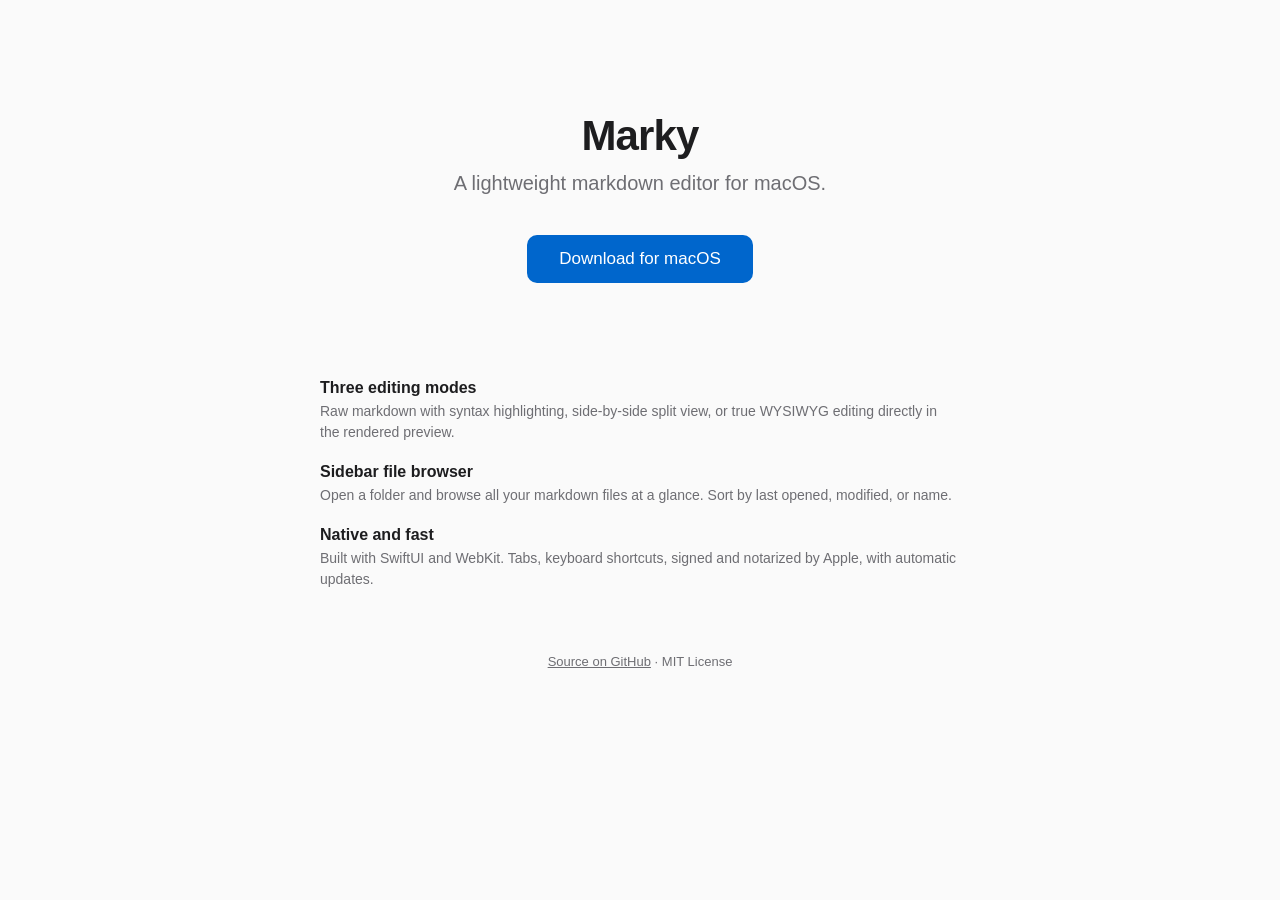
<file: docs/index.html>
<!DOCTYPE html>
<html lang="en">
<head>
<meta charset="utf-8">
<meta name="viewport" content="width=device-width, initial-scale=1">
<title>Marky — a lightweight markdown editor for macOS</title>
<meta name="description" content="Marky is a fast, native markdown editor for macOS with raw, split, and WYSIWYG editing modes.">
<style>
  :root { color-scheme: light dark; --bg: #fafafa; --fg: #1d1d1f; --muted: #6e6e73; --accent: #0066cc; }
  @media (prefers-color-scheme: dark) {
    :root { --bg: #1d1d1f; --fg: #f5f5f7; --muted: #a1a1a6; --accent: #4da3ff; }
  }
  body { margin: 0; padding: 80px 24px; background: var(--bg); color: var(--fg);
         font-family: -apple-system, BlinkMacSystemFont, "SF Pro Text", "Helvetica Neue", sans-serif;
         display: flex; justify-content: center; }
  main { max-width: 640px; text-align: center; }
  h1 { font-size: 42px; margin: 32px 0 12px; font-weight: 700; letter-spacing: -0.02em; }
  .tagline { color: var(--muted); font-size: 20px; margin: 0 0 40px; }
  .download { display: inline-block; background: var(--accent); color: white; text-decoration: none;
              padding: 14px 32px; border-radius: 10px; font-size: 17px; font-weight: 500; margin-bottom: 48px; }
  .download:hover { opacity: 0.9; }
  .features { text-align: left; display: grid; gap: 20px; margin: 48px 0; }
  .feature h3 { margin: 0 0 4px; font-size: 16px; }
  .feature p { margin: 0; color: var(--muted); font-size: 14px; line-height: 1.5; }
  footer { margin-top: 64px; color: var(--muted); font-size: 13px; }
  footer a { color: var(--muted); }
</style>
</head>
<body>
<main>
  <h1>Marky</h1>
  <p class="tagline">A lightweight markdown editor for macOS.</p>
  <a href="https://github.com/detherington/Marky/releases/latest" class="download">Download for macOS</a>
  <div class="features">
    <div class="feature"><h3>Three editing modes</h3><p>Raw markdown with syntax highlighting, side-by-side split view, or true WYSIWYG editing directly in the rendered preview.</p></div>
    <div class="feature"><h3>Sidebar file browser</h3><p>Open a folder and browse all your markdown files at a glance. Sort by last opened, modified, or name.</p></div>
    <div class="feature"><h3>Native and fast</h3><p>Built with SwiftUI and WebKit. Tabs, keyboard shortcuts, signed and notarized by Apple, with automatic updates.</p></div>
  </div>
  <footer>
    <a href="https://github.com/detherington/Marky">Source on GitHub</a> · MIT License
  </footer>
</main>
</body>
</html>
</file>
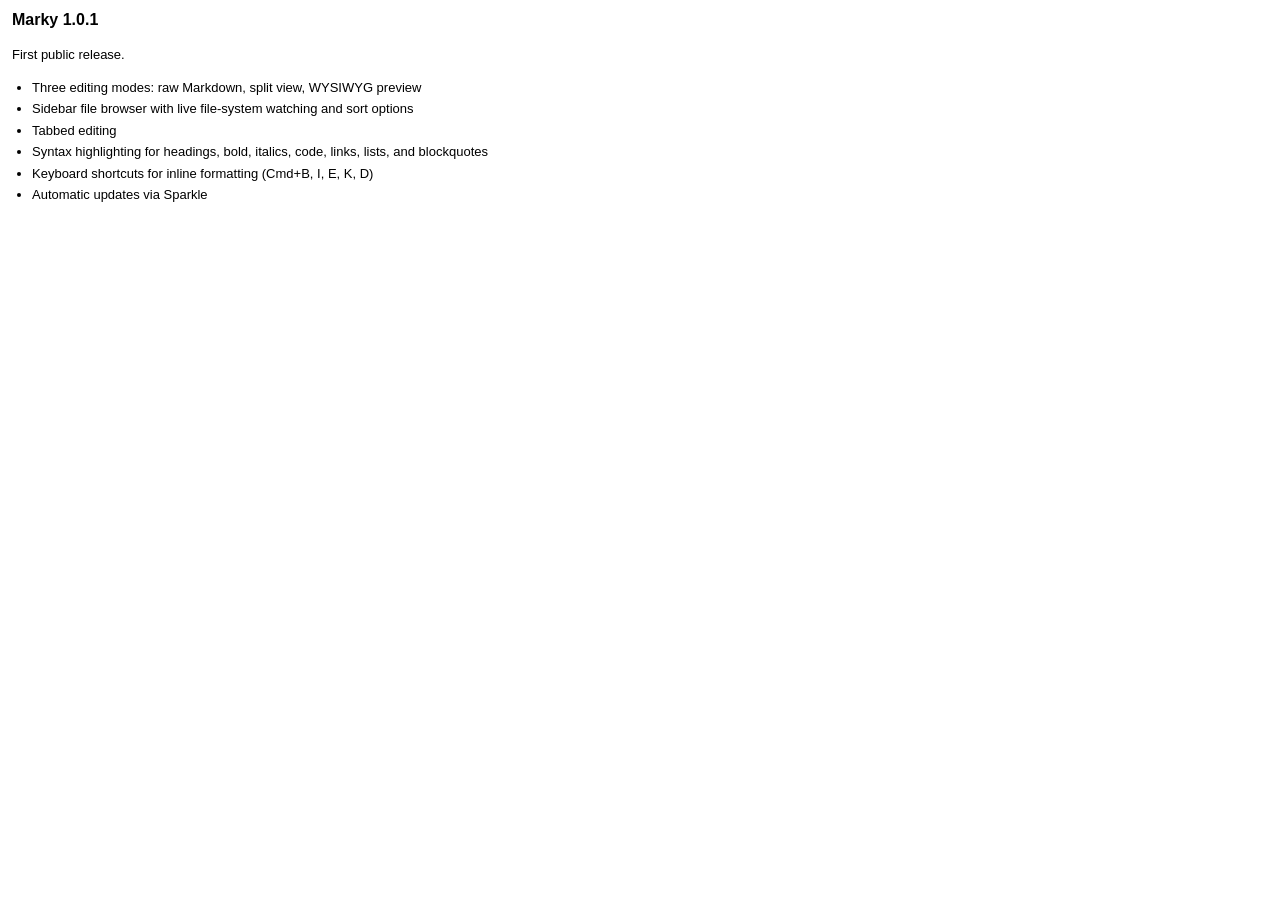
<file: docs/release-notes/1.0.1.html>
<!DOCTYPE html>
<html>
<head>
<meta charset="utf-8">
<style>
  body { font-family: -apple-system, BlinkMacSystemFont, sans-serif; font-size: 13px; line-height: 1.5; padding: 0 4px; }
  h1 { font-size: 16px; margin: 0 0 8px; }
  ul { margin: 0 0 12px; padding-left: 20px; }
  li { margin: 2px 0; }
</style>
</head>
<body>
<h1>Marky 1.0.1</h1>
<p>First public release.</p>
<ul>
  <li>Three editing modes: raw Markdown, split view, WYSIWYG preview</li>
  <li>Sidebar file browser with live file-system watching and sort options</li>
  <li>Tabbed editing</li>
  <li>Syntax highlighting for headings, bold, italics, code, links, lists, and blockquotes</li>
  <li>Keyboard shortcuts for inline formatting (Cmd+B, I, E, K, D)</li>
  <li>Automatic updates via Sparkle</li>
</ul>
</body>
</html>
</file>
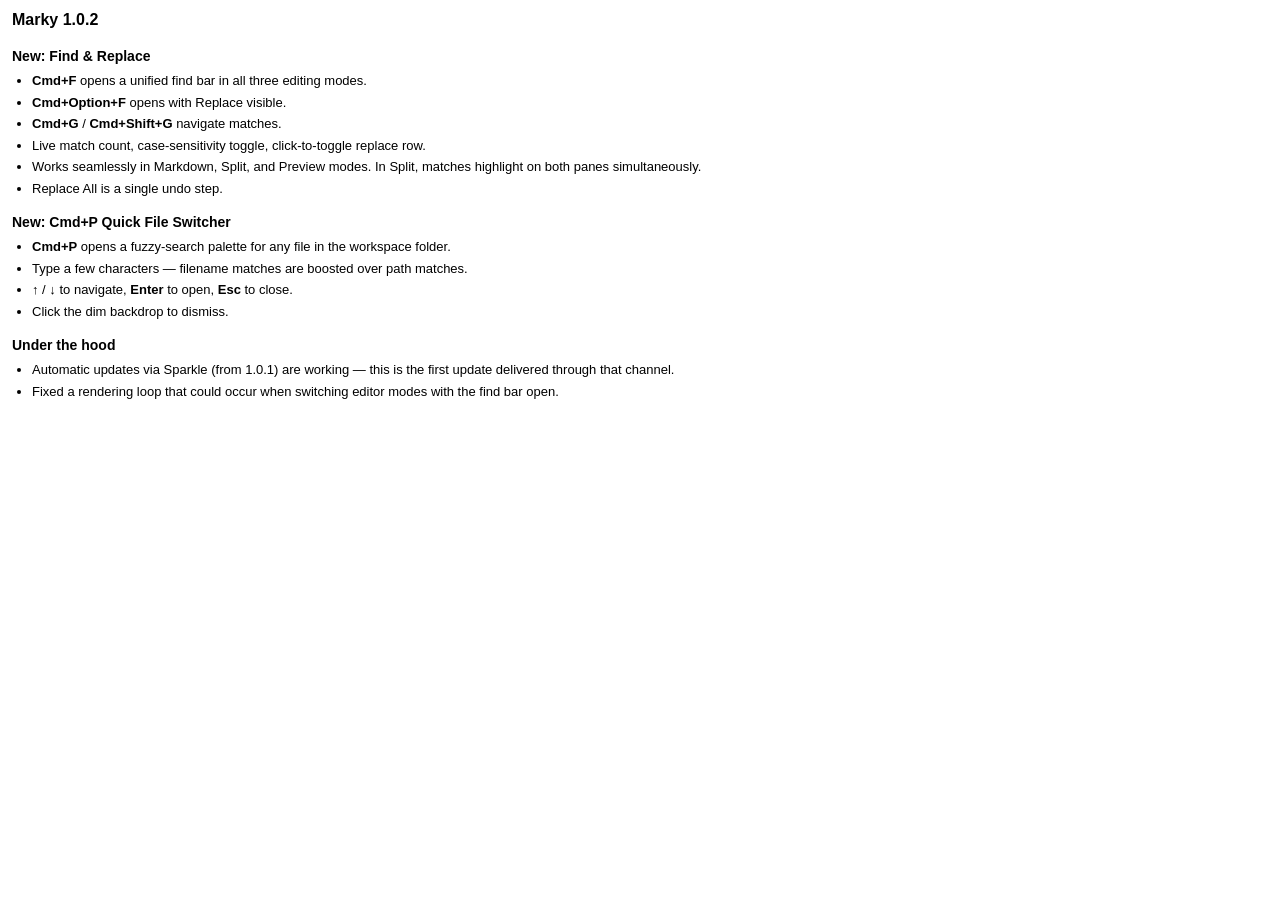
<file: docs/release-notes/1.0.2.html>
<!DOCTYPE html>
<html>
<head>
<meta charset="utf-8">
<style>
  body { font-family: -apple-system, BlinkMacSystemFont, sans-serif; font-size: 13px; line-height: 1.5; padding: 0 4px; }
  h1 { font-size: 16px; margin: 0 0 8px; }
  h2 { font-size: 14px; margin: 14px 0 4px; }
  ul { margin: 0 0 12px; padding-left: 20px; }
  li { margin: 2px 0; }
  code { font-family: "SF Mono", Menlo, monospace; background: #f0f0f0; padding: 1px 4px; border-radius: 3px; font-size: 12px; }
</style>
</head>
<body>
<h1>Marky 1.0.2</h1>

<h2>New: Find &amp; Replace</h2>
<ul>
  <li><strong>Cmd+F</strong> opens a unified find bar in all three editing modes.</li>
  <li><strong>Cmd+Option+F</strong> opens with Replace visible.</li>
  <li><strong>Cmd+G</strong> / <strong>Cmd+Shift+G</strong> navigate matches.</li>
  <li>Live match count, case-sensitivity toggle, click-to-toggle replace row.</li>
  <li>Works seamlessly in Markdown, Split, and Preview modes. In Split, matches highlight on both panes simultaneously.</li>
  <li>Replace All is a single undo step.</li>
</ul>

<h2>New: Cmd+P Quick File Switcher</h2>
<ul>
  <li><strong>Cmd+P</strong> opens a fuzzy-search palette for any file in the workspace folder.</li>
  <li>Type a few characters — filename matches are boosted over path matches.</li>
  <li><strong>↑</strong> / <strong>↓</strong> to navigate, <strong>Enter</strong> to open, <strong>Esc</strong> to close.</li>
  <li>Click the dim backdrop to dismiss.</li>
</ul>

<h2>Under the hood</h2>
<ul>
  <li>Automatic updates via Sparkle (from 1.0.1) are working — this is the first update delivered through that channel.</li>
  <li>Fixed a rendering loop that could occur when switching editor modes with the find bar open.</li>
</ul>
</body>
</html>
</file>
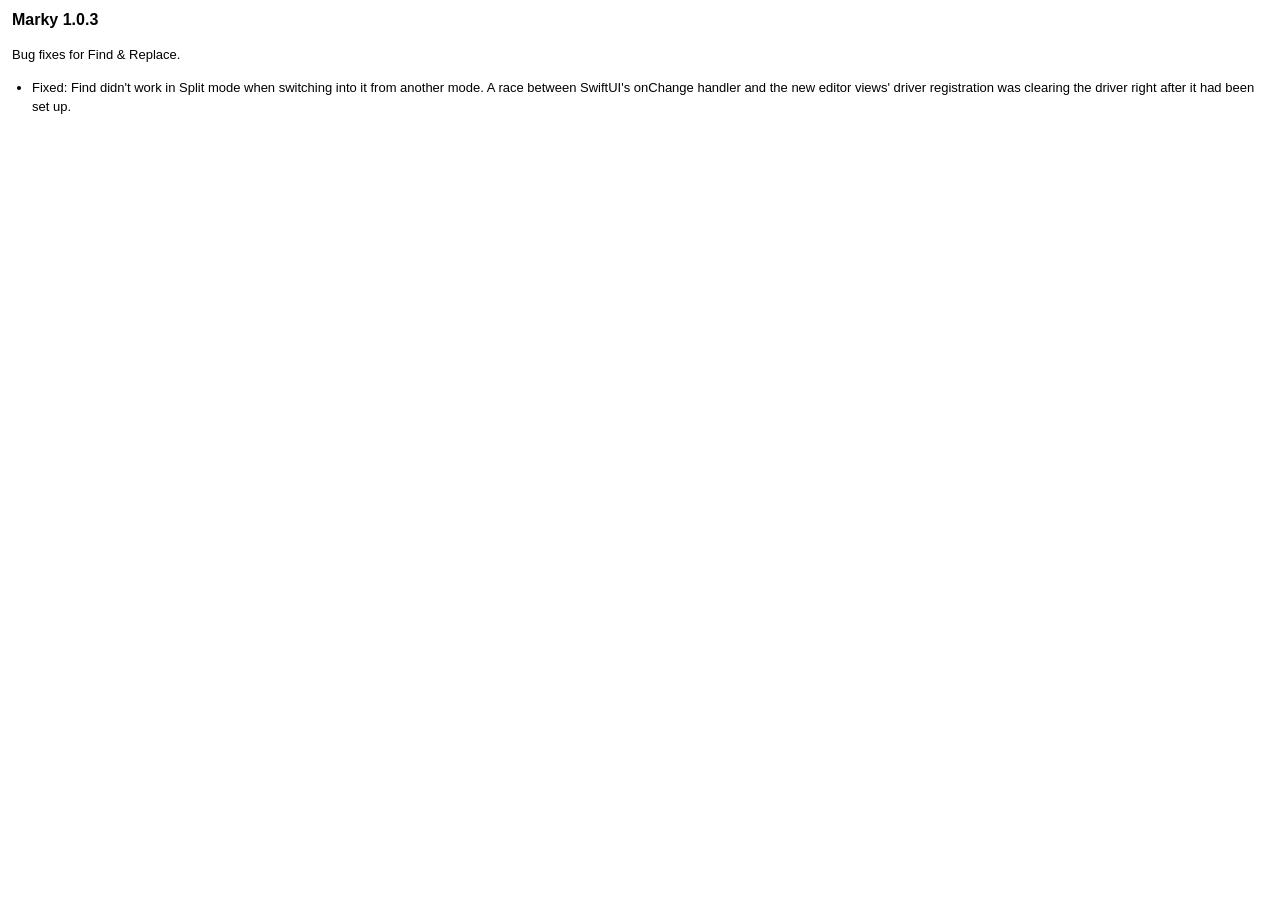
<file: docs/release-notes/1.0.3.html>
<!DOCTYPE html>
<html>
<head>
<meta charset="utf-8">
<style>
  body { font-family: -apple-system, BlinkMacSystemFont, sans-serif; font-size: 13px; line-height: 1.5; padding: 0 4px; }
  h1 { font-size: 16px; margin: 0 0 8px; }
  ul { margin: 0 0 12px; padding-left: 20px; }
  li { margin: 2px 0; }
</style>
</head>
<body>
<h1>Marky 1.0.3</h1>
<p>Bug fixes for Find &amp; Replace.</p>
<ul>
  <li>Fixed: Find didn't work in Split mode when switching into it from another mode. A race between SwiftUI's onChange handler and the new editor views' driver registration was clearing the driver right after it had been set up.</li>
</ul>
</body>
</html>
</file>
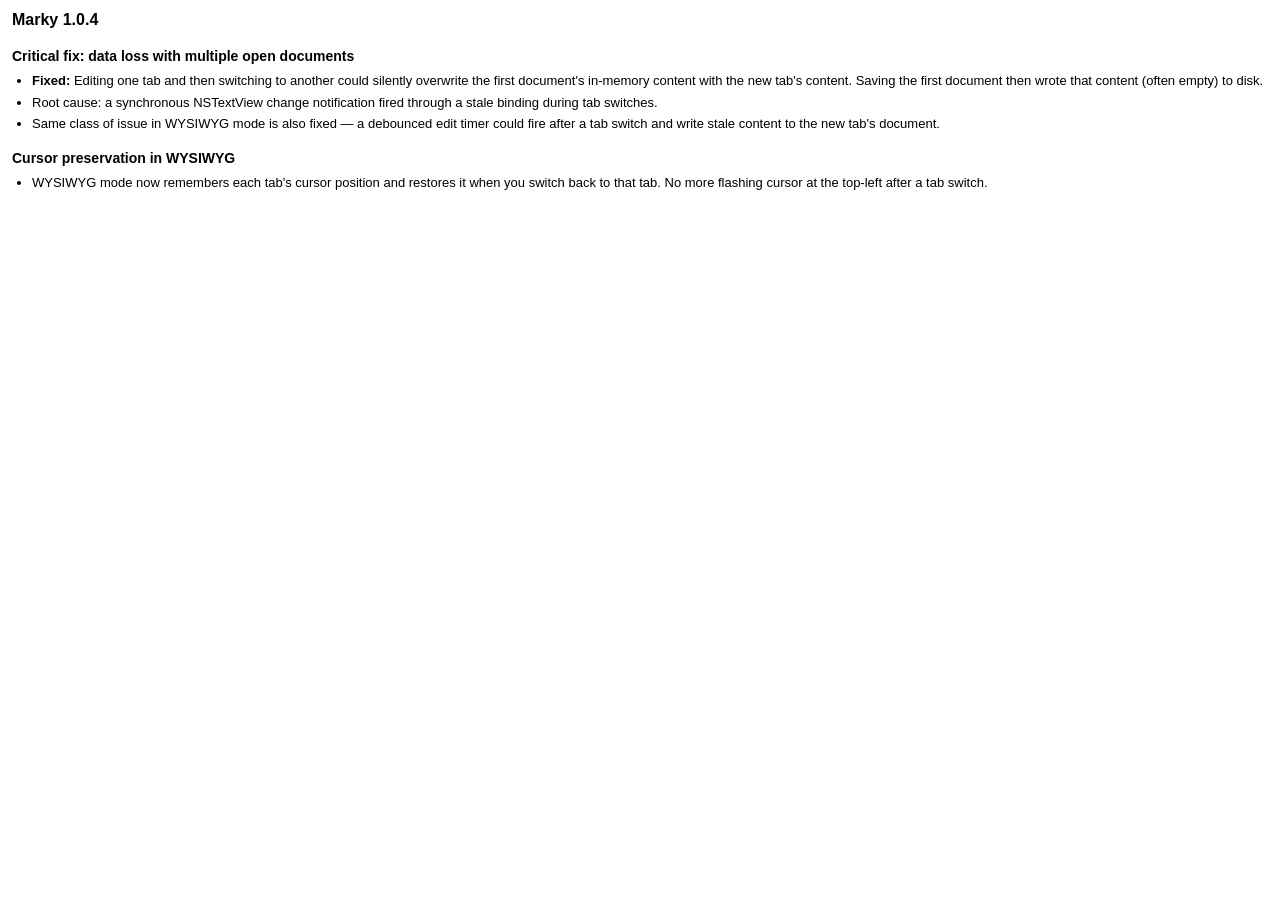
<file: docs/release-notes/1.0.4.html>
<!DOCTYPE html>
<html>
<head>
<meta charset="utf-8">
<style>
  body { font-family: -apple-system, BlinkMacSystemFont, sans-serif; font-size: 13px; line-height: 1.5; padding: 0 4px; }
  h1 { font-size: 16px; margin: 0 0 8px; }
  h2 { font-size: 14px; margin: 14px 0 4px; }
  ul { margin: 0 0 12px; padding-left: 20px; }
  li { margin: 2px 0; }
  strong { font-weight: 600; }
</style>
</head>
<body>
<h1>Marky 1.0.4</h1>

<h2>Critical fix: data loss with multiple open documents</h2>
<ul>
  <li><strong>Fixed:</strong> Editing one tab and then switching to another could silently overwrite the first document's in-memory content with the new tab's content. Saving the first document then wrote that content (often empty) to disk.</li>
  <li>Root cause: a synchronous NSTextView change notification fired through a stale binding during tab switches.</li>
  <li>Same class of issue in WYSIWYG mode is also fixed — a debounced edit timer could fire after a tab switch and write stale content to the new tab's document.</li>
</ul>

<h2>Cursor preservation in WYSIWYG</h2>
<ul>
  <li>WYSIWYG mode now remembers each tab's cursor position and restores it when you switch back to that tab. No more flashing cursor at the top-left after a tab switch.</li>
</ul>
</body>
</html>
</file>
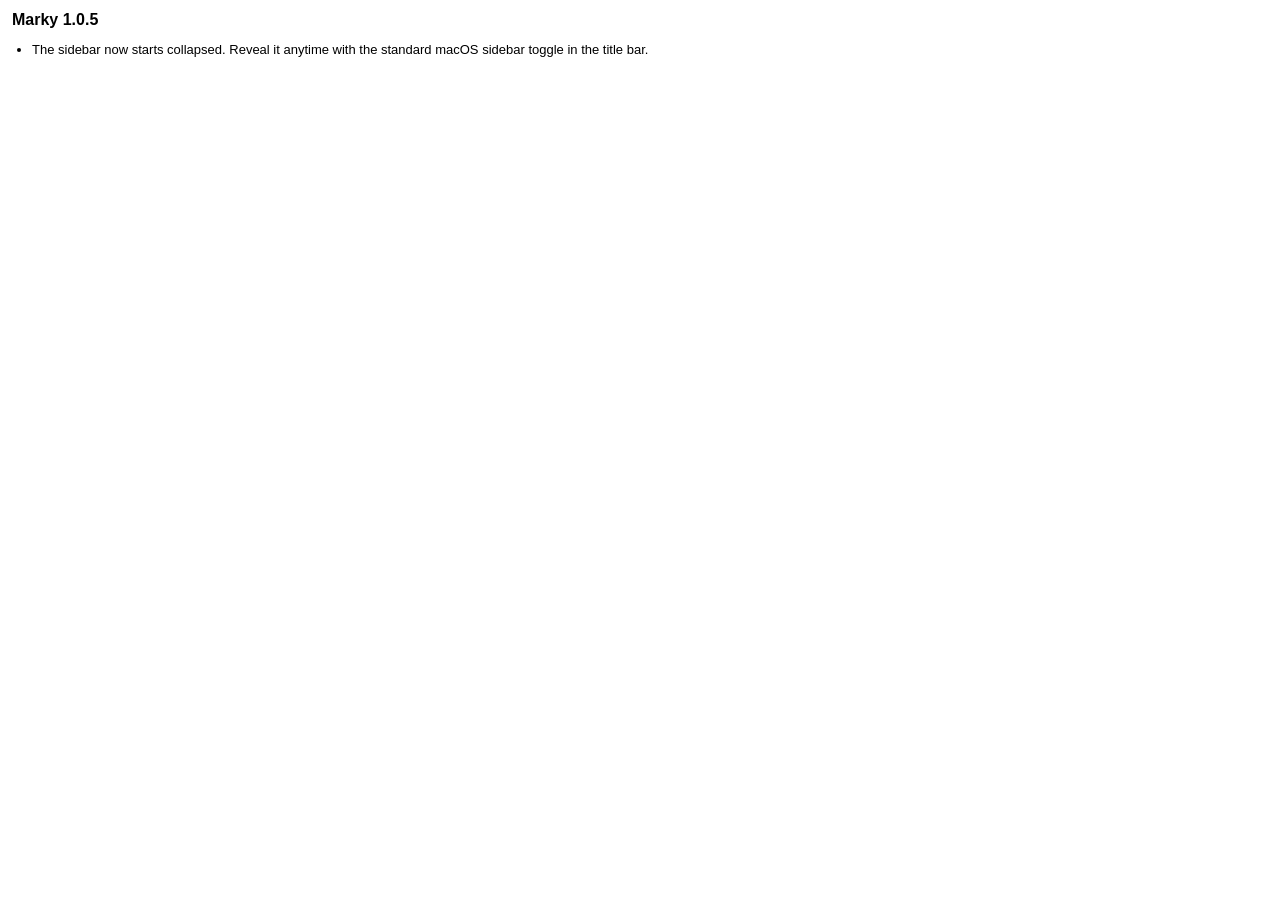
<file: docs/release-notes/1.0.5.html>
<!DOCTYPE html>
<html>
<head>
<meta charset="utf-8">
<style>
  body { font-family: -apple-system, BlinkMacSystemFont, sans-serif; font-size: 13px; line-height: 1.5; padding: 0 4px; }
  h1 { font-size: 16px; margin: 0 0 8px; }
  ul { margin: 0 0 12px; padding-left: 20px; }
  li { margin: 2px 0; }
</style>
</head>
<body>
<h1>Marky 1.0.5</h1>
<ul>
  <li>The sidebar now starts collapsed. Reveal it anytime with the standard macOS sidebar toggle in the title bar.</li>
</ul>
</body>
</html>
</file>
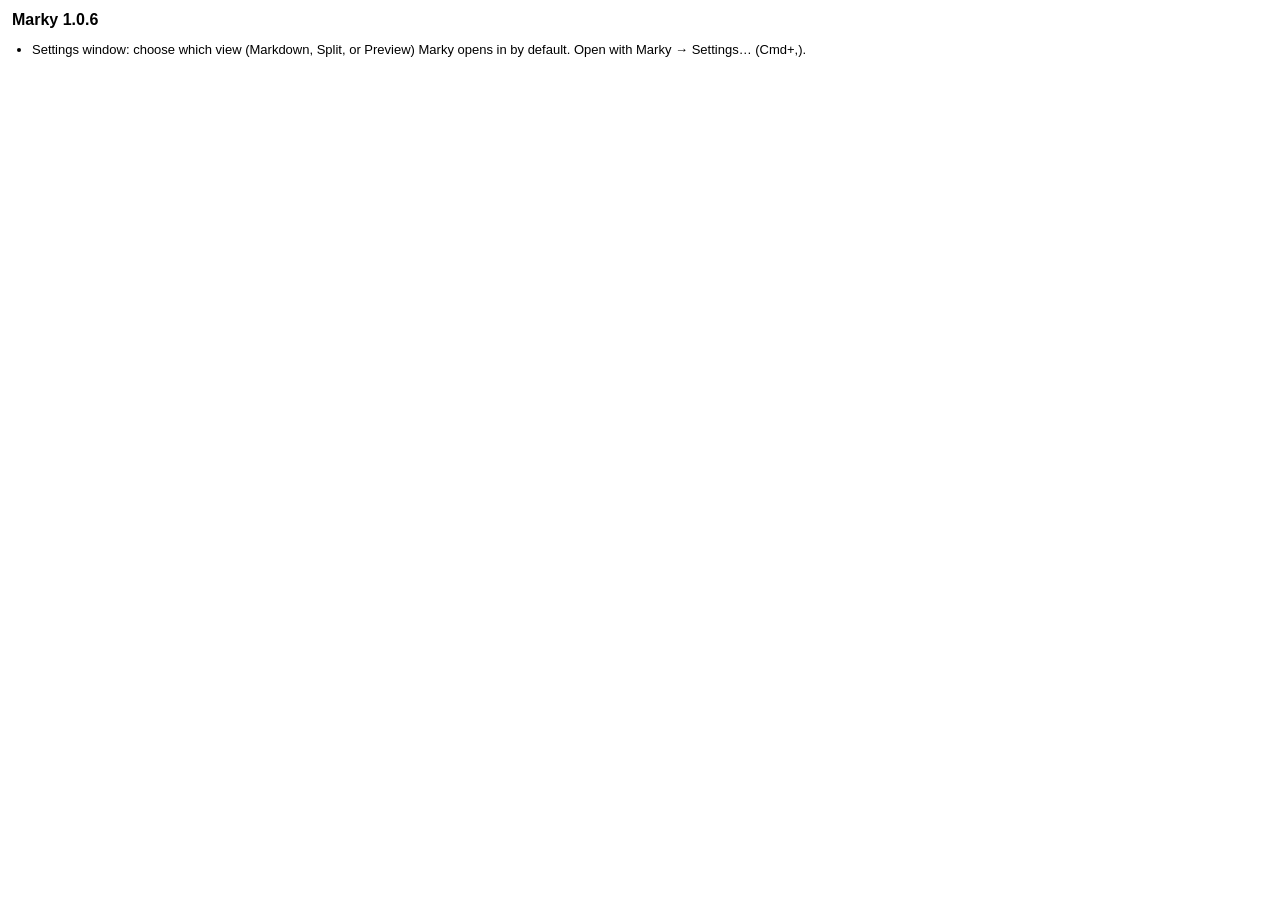
<file: docs/release-notes/1.0.6.html>
<!DOCTYPE html>
<html>
<head>
<meta charset="utf-8">
<style>
  body { font-family: -apple-system, BlinkMacSystemFont, sans-serif; font-size: 13px; line-height: 1.5; padding: 0 4px; }
  h1 { font-size: 16px; margin: 0 0 8px; }
  ul { margin: 0 0 12px; padding-left: 20px; }
  li { margin: 2px 0; }
</style>
</head>
<body>
<h1>Marky 1.0.6</h1>
<ul>
  <li>Settings window: choose which view (Markdown, Split, or Preview) Marky opens in by default. Open with Marky → Settings… (Cmd+,).</li>
</ul>
</body>
</html>
</file>
